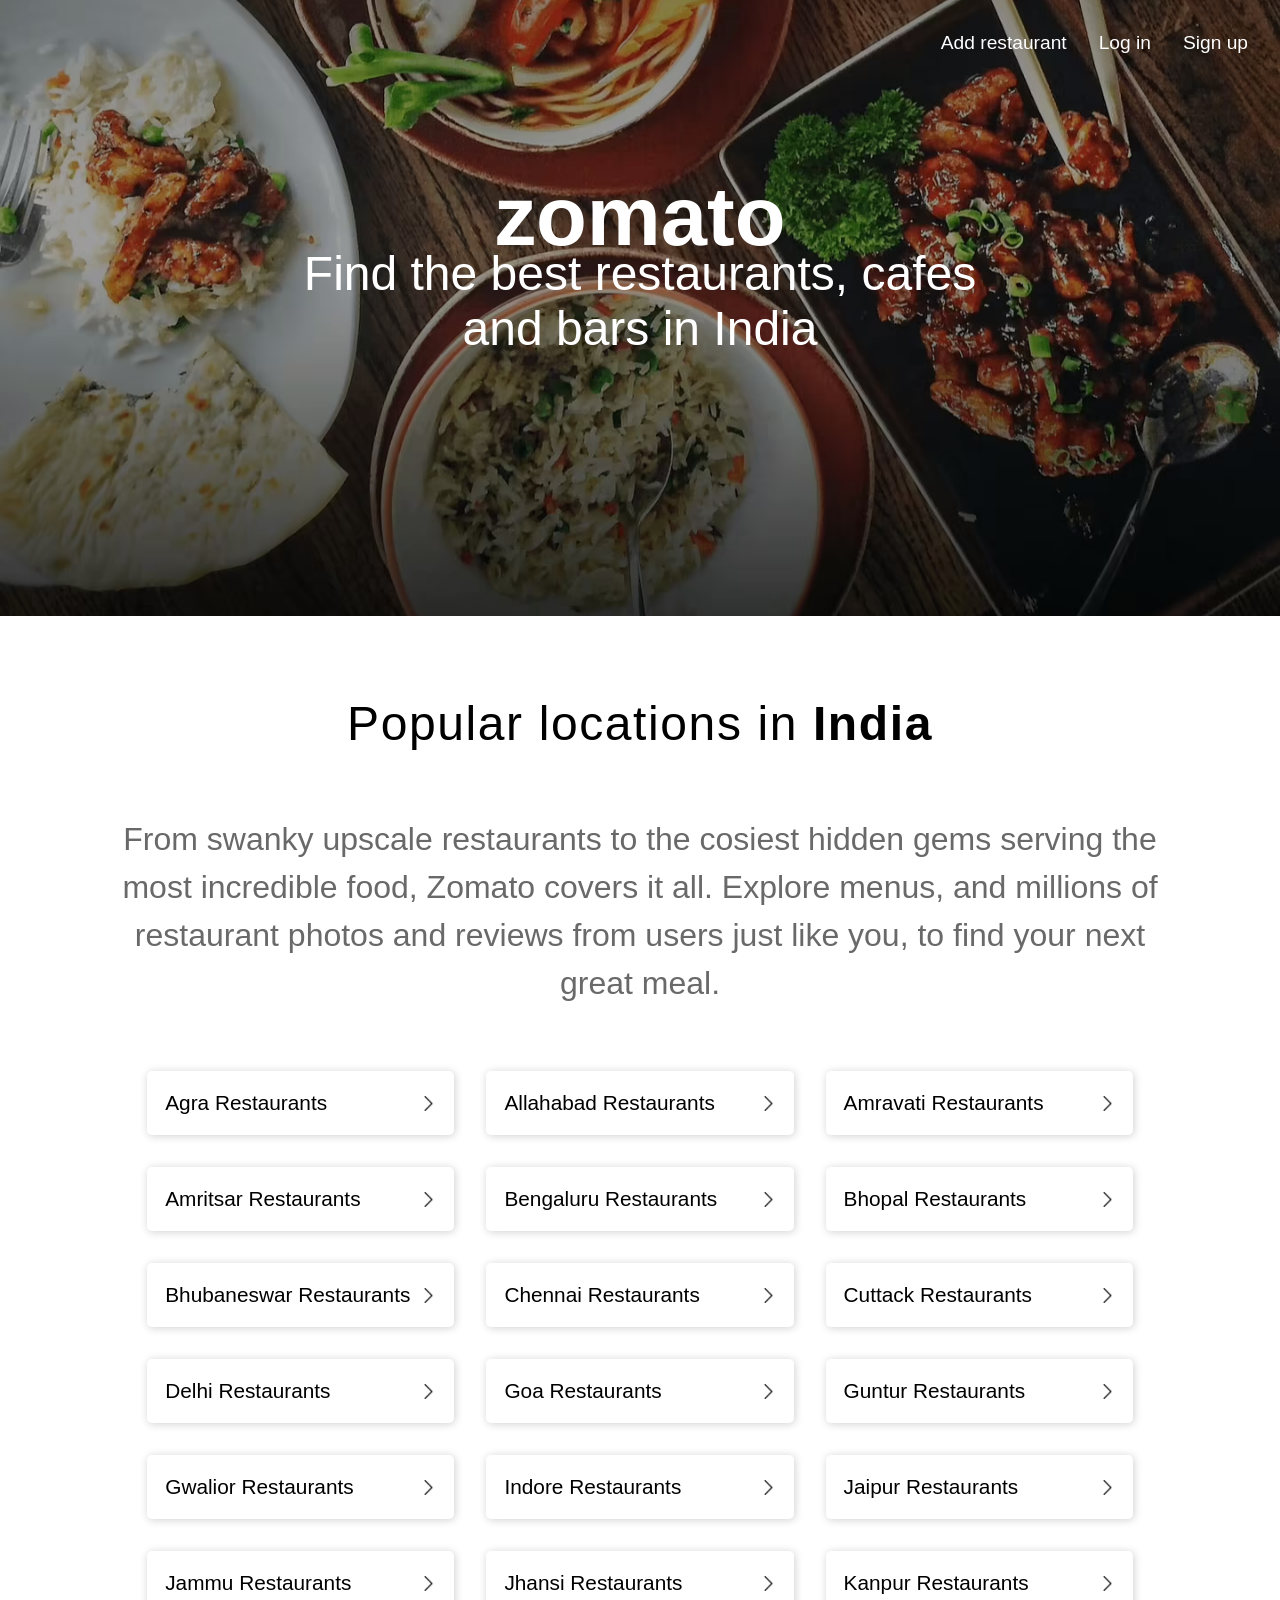
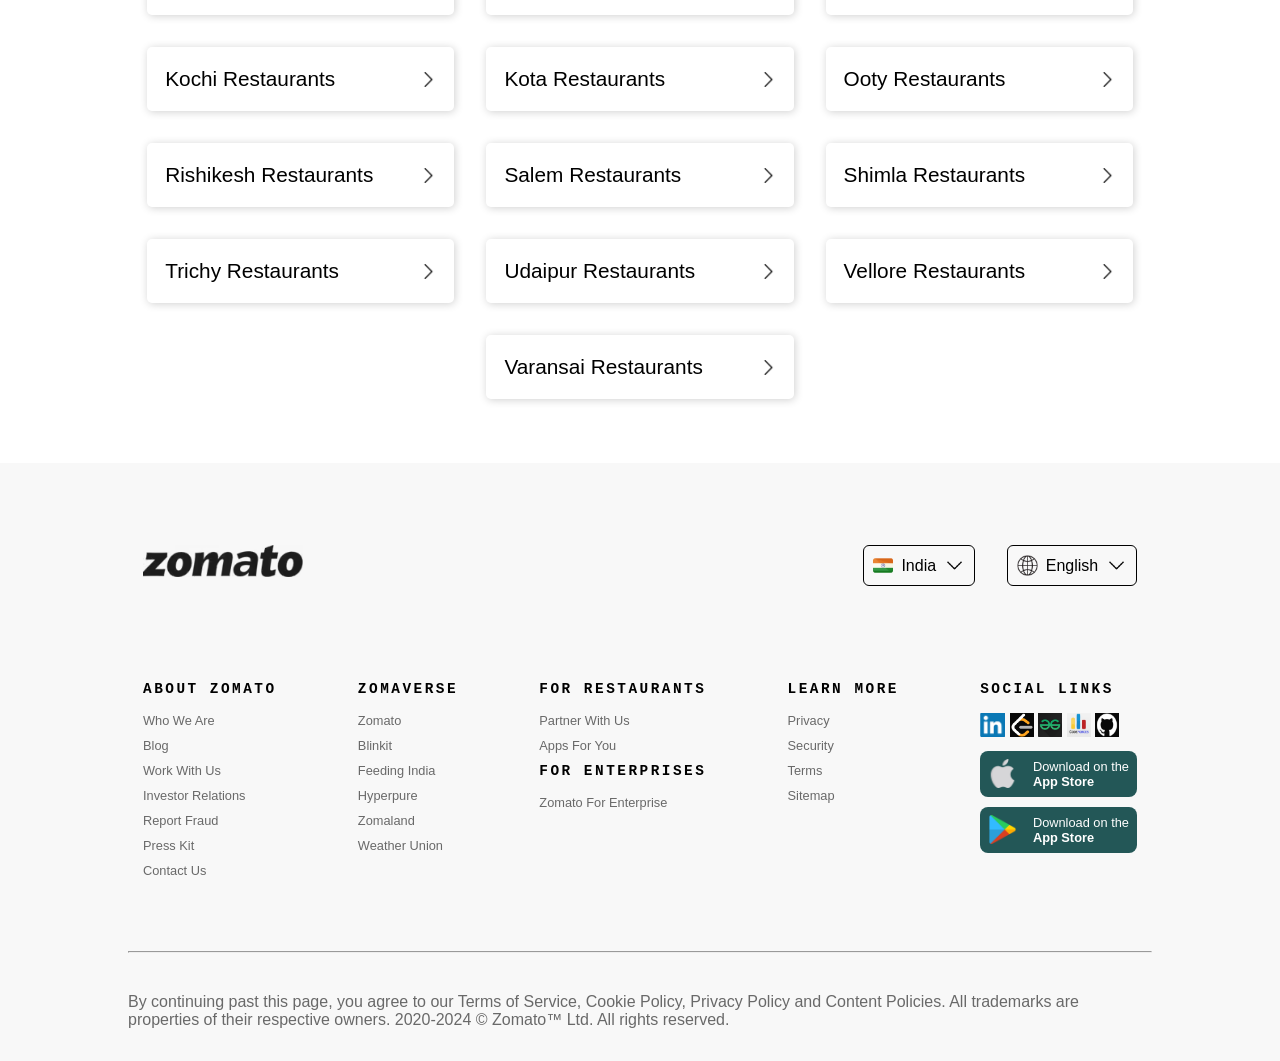
<file: index.html>
<!DOCTYPE html>
<html lang="en">

<head>
    <meta charset="UTF-8">
    <meta name="viewport" content="width=device-width, initial-scale=1.0">
    <title>Best Restaurants In India-Zomato Clone-BY NIDHI UPMAN</title>
    <link rel="icon" type="image/png" sizes="16x16" href="./assets/icons/zomato_favicon.jpg">
    <link rel="stylesheet" href="style.css">
    <link rel="preconnect" href="https://fonts.googleapis.com">
    <link rel="preconnect" href="https://fonts.gstatic.com" crossorigin>
    <link href="https://fonts.googleapis.com/css2?family=Edu+TAS+Beginner:wght@700&display=swap" rel="stylesheet">
</head>

<body>
    <!-- header -->
    <header>
        <nav class="navbar">
        
            
            <p><a href="https://www.zomato.com/partner-with-us" target="_blank" style="color: white;">Add restaurant</a></p>
            <p><a href="https://www.zomato.com/" target="_blank" style="color: white;">Log in</a></p>
            <p><a href="https://www.zomato.com/" target="_blank" style="color: white;">Sign up</a></p>


            
        </nav>
        <div class="header-center">
            <h1>zomato</h1>
            <p>Find the best restaurants, cafes</p>
            <p>and bars in India</p>
        </div>
        <div class="empty-container">
            <p>p</p>
        </div>
    </header>

    <!-- hero-section -->
    <div class="hero-section">
        <div class="hero-section-text-content">
            <div class="hero-section-text-content-heading">
                <p>Popular locations in</p>
                <!-- <img src="./assets/icons/india.png" alt="indian-flag" class="flag"> -->
                <p>&nbsp;<b>India</b></p>
            </div>
            <div class="hero-section-text-content-sub-heading">
                <p>
                    From swanky upscale restaurants to the cosiest hidden gems serving the most incredible food, Zomato
                    covers it all. Explore menus, and millions of restaurant photos and reviews from users just like
                    you, to find your next great meal.
                </p>
            </div>
            <div class="states-container">

            </div>
        </div>
    </div>

    <!-- footer -->
    <footer>
        <div class="footer-header">
            <img src="./assets/icons/footer-image.avif" alt="footer-image" class="footer-img">
            <div class="footer-header-drop-down">

                <div class="countries">
                    <div class="show-country">
                        <img src="./assets/icons/india.png" alt="indian-flag" class="country-flag">
                        <p class="country-name">India</p>
                        <img src="./assets/icons/down-arrow.png" alt="down-arrow">
                    </div>
                    <div class="countries-drop-down">
                        <div class="countries-drop-down-container">
                            <div class="triangular-box-1">
                            </div>
                        </div>
                    </div>
                </div>
                <div class="languages">
                    <div class="show-language">
                        <img src="./assets/icons/earth-globe.png" alt="indian-flag">
                        <p class="show-language-on-language-box">English</p>
                        <img src="./assets/icons/down-arrow.png" alt="down-arrow">
                    </div>
                    <div class="languages-drop-down">
                        <div class="languages-drop-down-container">

                            <div class="triangular-box-2">
                            </div>
                        </div>
                    </div>
                </div>
            </div>
        </div>
        <div class="footer-hero-section">
            <section class="about">
                <p class="footer-heading">ABOUT ZOMATO</p>
                <p class="footer-links"><a href="https://www.zomato.com/who-we-are">Who We Are</a></p>
                <p class="footer-links"><a href="https://blog.zomato.com/">Blog</a></p>
                <p class="footer-links"><a href="https://www.zomato.com/careers">Work With Us</a></p>
                <p class="footer-links"><a href="https://www.zomato.com/investor-relations">Investor Relations</a></p>
                <p class="footer-links"><a href="https://www.zomato.com/report-fraud">Report Fraud</a></p>
                <p class="footer-links"><a href="https://blog.zomato.com/press-kit">Press Kit</a></p>
                <p class="footer-links"><a href="https://www.zomato.com/contact">Contact Us</a></p>
            </section>
            <section class="zomaverse">
                <p class="footer-heading">ZOMAVERSE</p>
                <p class="footer-links"><a href="https://www.zomato.com/">Zomato</a></p>
                <p class="footer-links"><a href="https://blinkit.com/">Blinkit</a></p>
                <p class="footer-links"><a href="https://www.feedingindia.org/">Feeding India</a></p>
                <p class="footer-links"><a href="https://www.hyperpure.com/">Hyperpure</a></p>
                <p class="footer-links"><a href="https://www.zomato.com/zomaland">Zomaland</a></p>
                <p class="footer-links"><a href="https://www.weatherunion.com/">Weather Union</a></p>
            </section>
            <section class="for-restaurants">
                <p class="footer-heading">FOR RESTAURANTS</p>
                <p class="footer-links"><a href="https://www.zomato.com/partner-with-us">Partner With Us</a></p>
                <p class="footer-links"><a href="https://play.google.com/store/apps/details?id=com.application.services.partner&hl=en_IN&gl=US">Apps For You</a></p>
                <p class="footer-heading">FOR ENTERPRISES</p>
                <p class="footer-links"><a href="https://nidhiupman568.github.io/NIDHI-UPMAN-PORTFOLIO-Inspired-by-TERMINAL-POWERSHELL-COMMAND-PROMPT-/">Zomato For Enterprise</a></p>
            </section>
            <section class="learn-more">
                <p class="footer-heading">LEARN MORE</h4>
                <p class="footer-links"><a href="https://www.zomato.com/policies/privacy/">Privacy</a></p>
                <p class="footer-links"><a href="https://www.zomato.com/policies/security/">Security</a></p>
                <p class="footer-links"><a href="https://www.zomato.com/policies/security/">Terms</a></p>
                <p class="footer-links"><a href="https://www.zomato.com/directory">Sitemap</a></p>
            </section>
            <section class="social-links">
                <p class="footer-heading social-heading">SOCIAL LINKS</p>
                <div class="social-links-container">
                    
                        <a href="https://www.linkedin.com/in/upmannidhi09/" target="_blank">
                            <img src="./assets/icons/social-media/linkedin.png" alt="LinkedIn">
                        </a>
                
<a href="https://leetcode.com/u/upmannidhi09/" target="_blank">
    <img src="./assets/icons/social-media/leetcode.png" alt="LeetCode" style="width:24px;height:24px;">
</a>
<a href="https://www.geeksforgeeks.org/user/upmannidhi09/" target="_blank">
    <img src="./assets/icons/social-media/gfg.png" alt="GeeksforGeeks" style="width:24px;height:24px;">
</a>

<!--<a href="https://www.codechef.com/users/upmanyunidhi09" target="_blank">
    <img src="./assets/icons/social-media/codechef.png" alt="CodeChef" style="width:24px;height:24px;">
</a>-->
<a href="https://www.codechef.com/users/upmanyunidhi09" target="_blank">
    <img src="./assets/icons/social-media/codeforces.png" alt="Codeforces" style="width:24px;height:24px;">
</a>
<a href="https://github.com/nidhiupman568" target="_blank">
    <img src="./assets/icons/social-media/github.png" alt="GitHub" style="width:24px;height:24px;">
</a>
                    
                </div>
                <div class="download-container">
                    <div class="download">
                        <img src="./assets/icons/apple.png" alt="apple">
                        <div class="download-content">
                            <p>Download on the</p>
                            <h3>App Store</h3>
                        </div>
                    </div>
                    <div class="download">
                        <img src="./assets/icons/playstore.png" alt="playstore">
                        <div class="download-content">
                            <p>Download on the</p>
                            <h3>App Store</h3>
                        </div>
                    </div>
                </div>
            </section>
        </div>
        <div class="footer-footer">
            <hr class="horizontal-line">
            <p class="last-content">By continuing past this page, you agree to our Terms
                of Service, Cookie
                Policy, Privacy Policy and Content
                Policies. All trademarks are properties of their respective owners. 2020-2024 © Zomato™ Ltd. All rights
                reserved.</p>
        </div>
    </footer>

    <!-- overlay -->
    <div id="overlay">
        <?xml version="1.0" encoding="utf-8"?>
        <svg xmlns="http://www.w3.org/2000/svg" xmlns:xlink="http://www.w3.org/1999/xlink"
            style="margin: auto; background: none; margin-top: 5rem; display: block; shape-rendering: auto;"
            width="148px" height="148px" viewBox="0 0 100 100" preserveAspectRatio="xMidYMid">
            <circle cx="50" cy="50" fill="none" stroke="#df1317" stroke-width="5" r="44"
                stroke-dasharray="207.34511513692632 71.11503837897544">
                <animateTransform attributeName="transform" type="rotate" repeatCount="indefinite"
                    dur="0.9345794392523364s" values="0 50 50;360 50 50" keyTimes="0;1"></animateTransform>
            </circle>
        </svg>

        <p>Hang on while we fetch restaurants for you...😊</p>
    </div>
    <script src="script.js"></script>
</body>

</html>
</file>
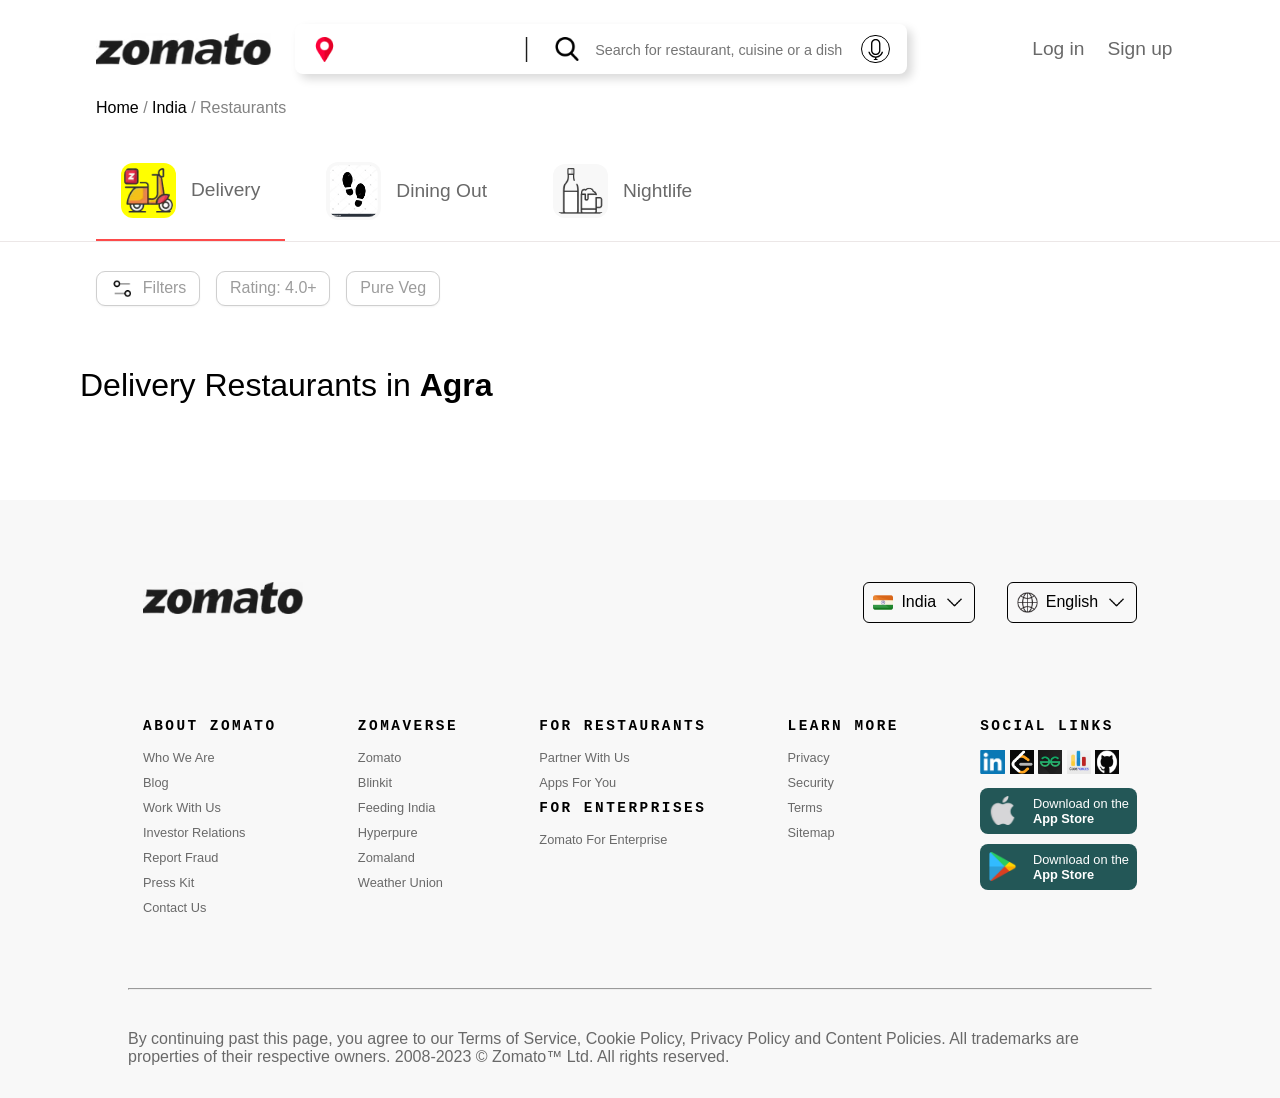
<file: cityFood.html>
<!DOCTYPE html>
<html lang="en">

<head>
    <meta charset="UTF-8">
    <meta name="viewport" content="width=device-width, initial-scale=1.0">
    <title class="pageTitle">Delivery Restaurants in </title>
    <link rel="icon" type="image/png" sizes="16x16" href="./assets/icons/zomato_favicon.jpg">
    <link rel="stylesheet" href="cityFood.css">
</head>

<body>
    <!-- Header -->
    <header>
        <div class="left-header">
            <img src="./assets/icons/footer-image.avif" alt="" class="zomato-logo">
            <div class="search-locality">
                <div class="location">
                    <div class="location-container">
                        <img src="./assets/icons/current-location.png" alt="current-location" class="location-img">
                        <p class="city-name"></p>
                    </div>
                    <div class="down-arrow">
                        <img src="./assets/icons/down-filled-triangular-arrow.png" alt="down-arrow"
                            class="down-arrow-img">
                    </div>
                </div>
                <img src="./assets/icons/vertical-line.png" alt="" class="vertical-line">
                <div class="dish">
                    <div class="dish-container">
                        <img src="./assets/icons/search (2).png" alt="search-icon" class="search-icon">
                        <input type="text" placeholder="Search for restaurant, cuisine or a dish" class="search-input">
                        <div class="listening-container">
                            <p>Listening</p>
                            <img src="./assets/gifs/linear preloader.gif" alt="" class="microphone-preloader">
                        </div>
                        <div class="microphone-container">
                            <svg id="microphone" viewBox="-5 0 32 32" version="1.1" xmlns="http://www.w3.org/2000/svg"
                                xmlns:xlink="http://www.w3.org/1999/xlink"
                                xmlns:sketch="http://www.bohemiancoding.com/sketch/ns">
                                <title>microphone</title>
                                <desc>Created with Sketch Beta.</desc>
                                <defs></defs>
                                <g id="Page-1" stroke="none" stroke-width="1" fill="none" fill-rule="evenodd"
                                    sketch:type="MSPage">
                                    <g id="Icon-Set" sketch:type="MSLayerGroup"
                                        transform="translate(-105.000000, -307.000000)" fill="#000000">
                                        <path
                                            d="M111,314 C111,311.238 113.239,309 116,309 C118.761,309 121,311.238 121,314 L121,324 C121,326.762 118.761,329 116,329 C113.239,329 111,326.762 111,324 L111,314 L111,314 Z M116,331 C119.866,331 123,327.866 123,324 L123,314 C123,310.134 119.866,307 116,307 C112.134,307 109,310.134 109,314 L109,324 C109,327.866 112.134,331 116,331 L116,331 Z M127,326 L125,326 C124.089,330.007 120.282,333 116,333 C111.718,333 107.911,330.007 107,326 L105,326 C105.883,330.799 110.063,334.51 115,334.955 L115,337 L114,337 C113.448,337 113,337.448 113,338 C113,338.553 113.448,339 114,339 L118,339 C118.552,339 119,338.553 119,338 C119,337.448 118.552,337 118,337 L117,337 L117,334.955 C121.937,334.51 126.117,330.799 127,326 L127,326 Z"
                                            id="microphone" sketch:type="MSShapeGroup"></path>
                                    </g>
                                </g>
                            </svg>

                        </div>

                    </div>
                    <div class="search-dish-container">
                        <!-- <div class="search-restaurant-container-img-details">
                            <img src="./assets/food/karchi.avif" alt="" class="search-restaurant-img">
                            <div class="search-restaurant-container-details">
                                <p class="search-restaurant-heading">Bikanervala</p>
                                <div class="search-restaurant-rating-container">
                                    <b class="search-restaurant-rating">4.3</b>
                                    <p class="search-star-icon" style="margin: 0px 0px 3px 2px;">☆</p>
                                </div>
                                <div class="search-restaurant-order-now">
                                    <p class="order-now">Order now</p>
                                    <img src="./assets/icons/red-right-arrow.png" alt="" style="width: 1.1rem;">
                                </div>
                                <p class="search-restaurant-deliverytime">Delivery in 45 mins</p>

                            </div>
                        </div> -->
                    </div>
                </div>
            </div>
        </div>
        <div class="right-header">
            <p>Log in</p>
            <p>Sign up</p>
        </div>
        <div class="right-header-sm">
            <div class="sm-app">
                <p>Use App</p>
            </div>
            <img src="./assets/icons/profile.png" alt="profile-pic">
        </div>
    </header>
    <div class="extra-space-top">
        hi
    </div>
    <div class="sub-header-sm">
        <div class="search-locality-sm">
            <div class="location-sm">
                <div class="location-container">
                    <img src="./assets/icons/current-location.png" alt="current-location" class="location-img-sm">
                    <b class="city-name-sm"></b>
                </div>
            </div>
            <div class="dish">
                <div class="dish-container-sm">
                    <img src="./assets/icons/search (2).png" alt="search-icon">
                </div>
            </div>
        </div>
    </div>

    <div class="dish-sm">
        <div class="dish-container-sm">
            <img src="./assets/icons/search (2).png" alt="search-icon">
            <input type="text" placeholder="Search for restaurant, cuisine or a dish" class="search-input-sm">
            <div class="listening-container-sm">
                <p>Listening</p>
                <img src="./assets/gifs/linear preloader.gif" alt="" class="microphone-preloader-sm">
            </div>
            <div class="microphone-container-sm">
                <svg id="microphone-sm" viewBox="-5 0 32 32" version="1.1" xmlns="http://www.w3.org/2000/svg"
                    xmlns:xlink="http://www.w3.org/1999/xlink" xmlns:sketch="http://www.bohemiancoding.com/sketch/ns">
                    <title>microphone</title>
                    <desc>Created with Sketch Beta.</desc>
                    <defs></defs>
                    <g id="Page-1" stroke="none" stroke-width="1" fill="none" fill-rule="evenodd" sketch:type="MSPage">
                        <g id="Icon-Set" sketch:type="MSLayerGroup" transform="translate(-105.000000, -307.000000)"
                            fill="#000000">
                            <path
                                d="M111,314 C111,311.238 113.239,309 116,309 C118.761,309 121,311.238 121,314 L121,324 C121,326.762 118.761,329 116,329 C113.239,329 111,326.762 111,324 L111,314 L111,314 Z M116,331 C119.866,331 123,327.866 123,324 L123,314 C123,310.134 119.866,307 116,307 C112.134,307 109,310.134 109,314 L109,324 C109,327.866 112.134,331 116,331 L116,331 Z M127,326 L125,326 C124.089,330.007 120.282,333 116,333 C111.718,333 107.911,330.007 107,326 L105,326 C105.883,330.799 110.063,334.51 115,334.955 L115,337 L114,337 C113.448,337 113,337.448 113,338 C113,338.553 113.448,339 114,339 L118,339 C118.552,339 119,338.553 119,338 C119,337.448 118.552,337 118,337 L117,337 L117,334.955 C121.937,334.51 126.117,330.799 127,326 L127,326 Z"
                                id="microphone" sketch:type="MSShapeGroup"></path>
                        </g>
                    </g>
                </svg>

            </div>
        </div>
        <div class="search-dish-container-sm">
            <div class="search-restaurant-container-img-details-sm">
                <img src="./assets/food/karchi.avif" alt="" class="search-restaurant-img-sm">
                <div class="search-restaurant-container-details-sm">
                    <p class="search-restaurant-heading-sm">Bikanervala</p>
                    <div class="search-restaurant-rating-container-sm">
                        <b class="search-restaurant-rating-sm">4.3</b>
                        <p class="search-star-icon-sm" style="margin: 0px 0px 3px 2px;">☆</p>
                    </div>
                    <div class="search-restaurant-order-now-sm">
                        <p class="order-now-sm">Order now</p>
                        <img src="./assets/icons/red-right-arrow.png" alt="" style="width: 1.1rem;">
                    </div>
                    <p class="search-restaurant-deliverytime-sm">Delivery in 45 mins</p>
                </div>
            </div>
        </div>
    </div>


    <div class="detect-current-location">
        <img src="./assets/icons/detect-current-location.png" alt="" class="current-location-img">
        <div class="current-location-container">
            <p class="detect-current-location-text">Detect current location</p>
            <p class="gps">Using GPS</p>
        </div>
    </div>
    <div class="bread-crumb">
        <div class="bread-cumb-container">
            <p><a href="index.html">Home </a> / <a href="index.html"> India </a> /
                <b class="city-name-in-breadcrumb" style="font-weight: 100;"></b>
                Restaurants
            </p>
        </div>
    </div>

    <div class="categories">
        <div class="categories-container">
            <div class="delivery">
                <img src="./assets/icons/delivery-image.avif" alt="delivery-image" class="delivery-image">
                <p>Delivery</p>
            </div>
            <div class="dining-out">
                <img src="./assets/icons/dinning-out.avif" alt="dining-out-image" class="dining-out-image">
                <p>Dining Out</p>
            </div>
            <div class="night-life">
                <img src="./assets/icons/nightLife.webp" alt="night-life-image" class="night-life-image">
                <p>Nightlife</p>
            </div>
        </div>
    </div>

    <div class="filters">
        <div class="filter-container">
            <div class="filter-box">
                <img src="./assets/icons/filter.png" alt="filter-image" class="filter-image">
                <p class="filter-count"
                    style="display: none; background-color:red;color: white; border-radius: 5px; padding: 0.3rem 0.5rem;">
                    0</p>
                <p>Filters</p>
            </div>
            <div class="rating-box">
                <p class="rating-box-filter"
                    style="display: flex; flex-direction: row; align-items: center;gap: 0.5rem;">
                    Rating: 4.0+</p>
                <p class="cross-1" style="display: none;">X</p>
            </div>
            <div class="pure-veg-box">
                <p class="pure-veg-filter" style="display: flex; flex-direction: row; align-items: center;gap: 0.5rem;">
                    Pure Veg </p>
                <p class="cross-2" style="display: none;">X</p>
            </div>
        </div>
    </div>

    <!-- all-filters -->
    <div class="all-filters">
        <div class="all-filter-container">
            <div class="all-filter-header">
                <p>Filters</p>
                <img src="./assets/icons/close-button.jpg" alt="close-button" class="filter-close-icon">
            </div>
            <hr>
            <div class="all-filter-hero-section">
                <div class="filter-container">
                    <div class="filter-container-left-section">
                        <div class="filter-1 filter-0">
                            <h3>Sort by</h3>
                            <p class="sort-by-type">Popularity</p>
                        </div>
                        <div class="filter-1 filter-2">
                            <h3>Cuisines</h3>
                        </div>
                        <div class="filter-1 filter-3">
                            <h3>Rating</h3>
                        </div>
                        <div class="filter-1 filter-4">
                            <h3>Cost per person</h3>
                        </div>
                        <div class="filter-1 filter-5">
                            <h3>More filters</h3>
                        </div>
                    </div>
                    <div class="filter-container-right-section">
                        <div class="filter-1-options">
                            <div class="popularity-box filter-option-box">
                                <input type="checkbox" name="popularity" id="popularity"
                                    onclick="handleCheckboxClick('popularity')">&nbsp;
                                <label for="popularity">Popularity</label>
                            </div>
                            <div class="rating-high-to-low-box filter-option-box">
                                <input type="checkbox" name="rating" id="rating"
                                    onclick="handleCheckboxClick('rating')">&nbsp;
                                <label for="rating">Rating: High to Low</label>
                            </div>
                            <div class="delivery-time-box filter-option-box">
                                <input type="checkbox" name="delivery-time" id="delivery-time"
                                    onclick="handleCheckboxClick('delivery-time')">&nbsp;
                                <label for="delivery-time">Delivery Time</label>
                            </div>
                            <div class="cost-low-to-high-box filter-option-box">
                                <input type="checkbox" name="cost-low-to-high" id="cost-low-to-high"
                                    onclick="handleCheckboxClick('cost-low-to-high')">&nbsp;
                                <label for="cost-low-to-high">Cost: Low to High</label>
                            </div>
                            <div class="cost-high-to-low-box filter-option-box">
                                <input type="checkbox" name="cost-high-to-low" id="cost-high-to-low"
                                    onclick="handleCheckboxClick('cost-high-to-low')">&nbsp;
                                <label for="cost-high-to-low">Cost: High to Low</label>
                            </div>
                        </div>
                        <div class="filter-2-options">
                            <div class="filter-2-options-container">
                                <div class="filter-2-options-search-box">
                                    <img src="./assets/icons/search (2).png" alt="cuisine-search"
                                        class="cuisine-search">
                                    <input type="text" placeholder="Search here" class="blinking-cursor">
                                    <img src="./assets/icons/close-button.jpg" alt="cuisine-close-button"
                                        class="cuisine-close-button">
                                </div>
                                <div class="filter-2-options-categories">
                                    <div class="filter-2-options-categories-containers">

                                    </div>
                                </div>
                            </div>
                        </div>
                        <div class="filter-3-options">
                            <div class="filter-3-options-header">
                                <h5>Rating</h5>
                                <h3 class="rating-display">Any</h3>
                            </div>
                            <div class="filter-3-options-container">
                                <div class="any-rating">
                                    <p class="rate-circle-1"></p>
                                    <h4 class="rating-any">Any</h4>
                                </div>
                                <p class="rate-line-1"></p>
                                <div class="any-rating">
                                    <p class="rate-circle-2"></p>
                                    <h4 class="rating3_5">3.5</h4>
                                </div>
                                <p class="rate-line-2"></p>
                                <div class="any-rating">
                                    <p class="rate-circle-3"></p>
                                    <h4 class="rating4">4.0</h4>
                                </div>
                                <p class="rate-line-3"></p>
                                <div class="any-rating">
                                    <p class="rate-circle-4"></p>
                                    <h4 class="rating4_5">4.5</h4>
                                </div>
                                <p class="rate-line-4"></p>
                                <div class="any-rating">
                                    <p class="rate-circle-5"></p>
                                    <h4 class="rating5">5.0</h4>
                                </div>
                            </div>
                        </div>
                        <div class="filter-4-options">
                            <div class="filter-4-options-header">
                                <h5>Cost per person</h5>
                                <div class="cost-display-range">
                                    <h3 class="range-from">₹0</h3>
                                    <h3 class="rang-to">Any</h3>
                                </div>
                            </div>
                            <div class="filter-4-options-container">
                                <div class="cost-filter-ranges">
                                    <div class="cost-filter-container">
                                        <h4 class="cost-zero">₹0</h4>
                                        <div class="attached-box"></div>
                                    </div>
                                    <div class="any-cost">
                                        <p class="cost-circle-1"></p>
                                        <p class="cost-line-1"></p>
                                    </div>
                                </div>
                                <div class="cost-filter-ranges">
                                    <div class="cost-filter-container">
                                        <h4 class="cost-one-fity">₹150</h4>
                                        <div class="attached-box"></div>
                                    </div>
                                    <div class="any-cost">
                                        <p class="cost-circle-2"></p>
                                        <p class="cost-line-2"></p>
                                    </div>
                                </div>
                                <div class="cost-filter-ranges">
                                    <div class="cost-filter-container">
                                        <h4 class="cost-three-hundred">₹300</h4>
                                        <div class="attached-box"></div>
                                    </div>
                                    <div class="any-cost">
                                        <p class="cost-circle-3"></p>
                                        <p class="cost-line-3"></p>
                                    </div>
                                </div>
                                <div class="cost-filter-ranges">
                                    <div class="cost-filter-container">
                                        <h4 class="cost-six-hundred">₹600</h4>
                                        <div class="attached-box"></div>
                                    </div>
                                    <div class="any-cost">
                                        <p class="cost-circle-4"></p>
                                        <p class="cost-line-4"></p>
                                    </div>
                                </div>
                                <div class="cost-filter-ranges">
                                    <div class="cost-filter-container">
                                        <h4 class="cost-six-hundred">Any</h4>
                                        <div class="attached-box"></div>
                                    </div>
                                    <div class="any-cost">
                                        <p class="cost-circle-5"></p>
                                    </div>
                                </div>
                            </div>
                        </div>
                        <div class="filter-5-options">
                            <div class="filter-5-options-container">
                                <div class="filter-5-search">
                                    <div class="filter-5-search-container">
                                        <img src="./assets/icons/search (2).png" alt="search">
                                        <input type="text" name="" id="" placeholder="Search here">
                                    </div>
                                    <div class="close-filter-5">
                                        <img src="./assets/icons/close-button.jpg" alt="">
                                    </div>
                                </div>
                            </div>
                        </div>
                    </div>
                </div>
                <hr>
                <div class="hero-section-footer">
                    <button class="clear-all-btn">Clear all</button>
                    <button class="apply-btn">Apply</button>
                </div>
            </div>
        </div>
    </div>


    <!-- hero section -->
    <section class="deliveryRestaurants">
        <p class="deliveryRestaurants-Header">
            Delivery Restaurants in <b class="deliveryRestaurants-Header-city-name" style="font-weight: 600;">Agra</b>
        </p>
        <div class="deliveryRestaurants-container">
        </div>
    </section>

    <!-- Footer -->
    <footer>
        <div class="footer-header">
            <img src="./assets/icons/footer-image.avif" alt="footer-image" class="footer-img">
            <div class="footer-header-drop-down">

                <div class="countries">
                    <div class="show-country">
                        <img src="./assets/icons/india.png" alt="indian-flag" class="country-flag">
                        <p class="country-name">India</p>
                        <img src="./assets/icons/down-arrow.png" alt="down-arrow">
                    </div>
                    <div class="countries-drop-down">
                        <div class="countries-drop-down-container">
                            <div class="triangular-box-1">
                            </div>
                        </div>
                    </div>
                </div>
                <div class="languages">
                    <div class="show-language">
                        <img src="./assets/icons/earth-globe.png" alt="indian-flag">
                        <p class="show-language-on-language-box">English</p>
                        <img src="./assets/icons/down-arrow.png" alt="down-arrow">
                    </div>
                    <div class="languages-drop-down">
                        <div class="languages-drop-down-container">

                            <div class="triangular-box-2">
                            </div>
                        </div>
                    </div>
                </div>
            </div>
        </div>
        <div class="footer-hero-section">
            <section class="about">
                <p class="footer-heading">ABOUT ZOMATO</p>
                <p class="footer-links"><a href="https://www.zomato.com/who-we-are">Who We Are</a></p>
                <p class="footer-links"><a href="https://blog.zomato.com/">Blog</a></p>
                <p class="footer-links"><a href="https://www.zomato.com/careers">Work With Us</a></p>
                <p class="footer-links"><a href="https://www.zomato.com/investor-relations">Investor Relations</a></p>
                <p class="footer-links"><a href="https://www.zomato.com/report-fraud">Report Fraud</a></p>
                <p class="footer-links"><a href="https://blog.zomato.com/press-kit">Press Kit</a></p>
                <p class="footer-links"><a href="https://www.zomato.com/contact">Contact Us</a></p>
            </section>
            <section class="zomaverse">
                <p class="footer-heading">ZOMAVERSE</p>
                <p class="footer-links"><a href="https://www.zomato.com/">Zomato</a></p>
                <p class="footer-links"><a href="https://blinkit.com/">Blinkit</a></p>
                <p class="footer-links"><a href="https://www.feedingindia.org/">Feeding India</a></p>
                <p class="footer-links"><a href="https://www.hyperpure.com/">Hyperpure</a></p>
                <p class="footer-links"><a href="https://www.zomato.com/zomaland">Zomaland</a></p>
                <p class="footer-links"><a href="https://www.weatherunion.com/">Weather Union</a></p>
            </section>
            <section class="for-restaurants">
            
                <p class="footer-heading">FOR RESTAURANTS</p>
                <p class="footer-links"><a href="https://www.zomato.com/partner-with-us">Partner With Us</a></p>
                <p class="footer-links"><a href="https://play.google.com/store/apps/details?id=com.application.services.partner&hl=en_IN&gl=US">Apps For You</a></p>
                <p class="footer-heading">FOR ENTERPRISES</p>
                <p class="footer-links"><a href="https://nidhiupman568.github.io/NIDHI-UPMAN-PORTFOLIO-Inspired-by-TERMINAL-POWERSHELL-COMMAND-PROMPT-/">Zomato For Enterprise</a></p>
            </section>
            <section class="learn-more">
                <p class="footer-heading">LEARN MORE</h4>
                    <p class="footer-links"><a href="https://www.zomato.com/policies/privacy/">Privacy</a></p>
                    <p class="footer-links"><a href="https://www.zomato.com/policies/security/">Security</a></p>
                    <p class="footer-links"><a href="https://www.zomato.com/policies/security/">Terms</a></p>
                    <p class="footer-links"><a href="https://www.zomato.com/directory">Sitemap</a></p>
            </section>
            <section class="social-links">
                <p class="footer-heading social-heading">SOCIAL LINKS</p>
                <div class="social-links-container">
                    
                    <a href="https://www.linkedin.com/in/upmannidhi09/" target="_blank">
                        <img src="./assets/icons/social-media/linkedin.png" alt="LinkedIn">
                    </a>
            
<a href="https://leetcode.com/u/upmannidhi09/" target="_blank">
<img src="./assets/icons/social-media/leetcode.png" alt="LeetCode" style="width:24px;height:24px;">
</a>
<a href="https://www.geeksforgeeks.org/user/upmannidhi09/" target="_blank">
<img src="./assets/icons/social-media/gfg.png" alt="GeeksforGeeks" style="width:24px;height:24px;">
</a>

<!--<a href="https://www.codechef.com/users/upmanyunidhi09" target="_blank">
<img src="./assets/icons/social-media/codechef.png" alt="CodeChef" style="width:24px;height:24px;">
</a>-->
<a href="https://www.codechef.com/users/upmanyunidhi09" target="_blank">
<img src="./assets/icons/social-media/codeforces.png" alt="Codeforces" style="width:24px;height:24px;">
</a>
<a href="https://github.com/nidhiupman568" target="_blank">
<img src="./assets/icons/social-media/github.png" alt="GitHub" style="width:24px;height:24px;">
</a>
                    
                    
                </div>
                <div class="download-container">
                    <div class="download">
                        <img src="./assets/icons/apple.png" alt="apple">
                        <div class="download-content">
                            <p>Download on the</p>
                            <h3>App Store</h3>
                        </div>
                    </div>
                    <div class="download">
                        <img src="./assets/icons/playstore.png" alt="playstore">
                        <div class="download-content">
                            <p>Download on the</p>
                            <h3>App Store</h3>
                        </div>
                    </div>
                </div>
            </section>
        </div>
        <div class="footer-footer">
            <hr class="horizontal-line">
            <p class="last-content">By continuing past this page, you agree to our Terms
                of Service, Cookie
                Policy, Privacy Policy and Content
                Policies. All trademarks are properties of their respective owners. 2008-2023 © Zomato™ Ltd. All rights
                reserved.</p>
        </div>
    </footer>

    <div class="footer-disclaimer-sm">
        <div class="footer-disclaimer-sm-container">
            <div class="order-on-app-notification">
                <div class="left-notification-container">
                    <div class="white-close-image">
                        <img src="./assets/icons/white close.png" alt="close-notification" class="close-notification">
                        <div class="noti-line">I</div>
                    </div>
                    <div class="noti-zomato-icon">
                        <img src="./assets/icons/zomato_favicon.jpg" alt="">
                        <p>Order online from Zomato mobile app</p>
                    </div>
                </div>
                <div class="right-notification-container">
                    <div class="app-link">
                        <a href="https://play.google.com/store/search?q=zomato&c=apps" style="color: red;">
                            Order on App
                        </a>
                    </div>
                </div>
            </div>
        </div>
        <div class="delivery-dining-container-sm">
            <div class="delivery-container-sm">
                <img src="./assets/icons/delivery.avif" alt="delivery-image" class="delivery-image-sm">
                <p>Delivery</p>
            </div>
            <div class="dining-out-container-sm">
                <img src="./assets/icons/dinning-out.avif" alt="dining-out-image" class="dining-out-image-sm">
                <p>Dining Out</p>
            </div>
        </div>
    </div>
    <!-- overlay -->
    <div id="overlay">
        <?xml version="1.0" encoding="utf-8"?>
        <svg xmlns="http://www.w3.org/2000/svg" xmlns:xlink="http://www.w3.org/1999/xlink"
            style="margin: auto; background: none; margin-top: 5rem; display: block; shape-rendering: auto;"
            width="148px" height="148px" viewBox="0 0 100 100" preserveAspectRatio="xMidYMid">
            <circle cx="50" cy="50" fill="none" stroke="#df1317" stroke-width="5" r="44"
                stroke-dasharray="207.34511513692632 71.11503837897544">
                <animateTransform attributeName="transform" type="rotate" repeatCount="indefinite"
                    dur="0.9345794392523364s" values="0 50 50;360 50 50" keyTimes="0;1"></animateTransform>
            </circle>
        </svg>

        <p>Redirecting you to next page 😊</p>
    </div>
    <script src="cityFood.js"></script>
</body>

</html>
</file>
<file: style.css>
* {
    margin: 0;
    padding: 0;
    box-sizing: border-box;
    font-family: sans-serif;
}


header {
    background-image: url('./assets/icons/header-image.avif');
    background-repeat: no-repeat;
    background-size: cover;
    background-position: center;
}

.navbar {
    display: flex;
    justify-content: right;
    padding: 2rem;
    gap: 2rem;
    color: white;
}

.navbar p {
    font-size: 1.2rem;
    cursor: pointer;
}

.header-center {
    color: white;
    display: flex;
    flex-direction: column;
    justify-content: center;
    margin-top: 6.5%;
}

.header-center h1 {
    font-size: 5.2rem;
    font-family: 'Lucida Sans', 'Lucida Sans Regular', 'Lucida Grande', 'Lucida Sans Unicode', Geneva, Verdana, sans-serif;
    text-align: center;
    margin-bottom: -1.2rem;
}

.header-center p {
    text-align: center;
    font-size: 3rem;
    font-family: 'Gill Sans', 'Gill Sans MT', 'Calibri', 'Trebuchet MS', sans-serif;
}

/* dispay none in small screens */
.empty-container {
    color: white;
    border: 1px solid transparent;
}

.empty-container p {
    margin-bottom: 15rem;
    color: transparent;
}

/* hero section styling */
.hero-section {
    margin-top: 5rem;
}

.hero-section-text-content-heading {
    font-size: 3rem;
    letter-spacing: 0.1rem;
    display: flex;
    justify-content: center;
    flex-wrap: wrap;
    margin-bottom: 4rem;
}

.hero-section-text-content-sub-heading {
    margin-bottom: 4rem;
}

.hero-section-text-content-sub-heading p {
    margin: auto;
    width: 85%;
    text-align: center;
    font-size: 2rem;
    color: rgb(105, 105, 105);
    line-height: 3rem;
}

.flag {
    height: 4.5rem;
    width: 4.5rem;
    background-color: white;
}

/* states container */
.states-container {
    display: flex;
    flex-direction: row;
    justify-content: space-around;
    flex-wrap: wrap;
    gap: 2rem;
    padding: 0 8rem;
    justify-content: center;
}

.states-restaurant {
    box-shadow: 1px 1px 9px rgba(0, 0, 0, 0.19);
    padding: 20px 18px;
    align-items: center;
    display: flex;
    justify-content: space-between;
    cursor: pointer;
    border-radius: 5px;
    width: 30%;
}

.states-restaurant p {
    font-size: 1.3rem;
}

.states-restaurant img {
    width: 15px;
}

.states-restaurant:hover {
    box-shadow: 1.8px 1.8px 9px rgba(0, 0, 0, 0.2);
}

/* footer */
footer {
    margin-top: 4rem;
    background-color: rgb(248, 248, 248);
    padding: 0.2rem 8rem 0;
}

.footer-header {
    margin-top: 4rem;
    display: flex;
    justify-content: space-between;
    flex-wrap: wrap;
    padding: 15px;
}

.footer-img {
    width: 10rem;
    height: 2rem
}

.footer-header-drop-down {
    display: flex;
    gap: 2rem;
    height: 42px;
}

.show-language,
.show-country {
    display: flex;
    align-items: center;
    justify-content: center;
    gap: 0.5rem;
    border: 1px solid black;
    border-radius: 6px;
    width: auto;
    cursor: pointer;
    padding: 9px;
}

.show-language-on-language-box {
    font-size: 1rem;
}

.countries {
    position: relative;
}

/* country drop down */
.countries-drop-down {
    position: relative;
    top: -215px;
    right: 310px;
    width: 0.1rem;
    padding: 5px;
    display: none;
    z-index: 1;
}

.countries-drop-down-container {
    position: relative;
    bottom: 45px;
    right: -15px;
    width: 36rem;
    height: auto;
    display: grid;
    grid-template-columns: repeat(4, 145px);
    background-color: white;
    border-radius: 5px;
    box-shadow: rgba(0, 0, 0, 0.15) 0.1rem 4rem 4rem;
}

.triangular-box-1 {
    position: absolute;
    right: 210px;
    bottom: -10px;
    transform: rotate(45deg);
    width: 25px;
    height: 25px;
    background-color: white;
    box-shadow: rgba(0, 0, 0, 0.15) 0.1rem 4rem 4rem;
}

.flag-with-name {
    display: flex;
    align-items: center;
    gap: 0.5rem;
    margin: 7px;
    z-index: 1;
    padding: 5px 2px;
    cursor: pointer;
}

.flag-with-name:hover {
    background-color: rgb(248, 248, 248);
}

.languages img,
.countries img {
    width: 1.3rem;
}

/* languages drop down container  */
.languages {
    position: relative;
}

.languages-drop-down {
    display: none;
}

.languages-drop-down-container {
    position: absolute;
    left: -32px;
    bottom: 52px;
    width: 10rem;
    height: auto;
    background-color: white;
    border-radius: 5px;
    box-shadow: rgba(0, 0, 0, 0.15) 0.1rem 4rem 4rem;
    padding: 0px 4px 5px 4px;
}

.triangular-box-2 {
    position: absolute;
    right: 70px;
    bottom: -10px;
    transform: rotate(45deg);
    width: 25px;
    height: 25px;
    background-color: white;
    box-shadow: rgba(0, 0, 0, 0.15) 0.1rem 4rem 4rem;
}

.language-with-name {
    padding: 15px;
    cursor: pointer;
}


.language-with-name p {
    font-size: 1.2rem;
}


.language-with-name:hover {
    background-color: rgb(248, 248, 248);
}

/* footer hero section */
.footer-hero-section {
    margin-top: 4rem;
    display: flex;
    justify-content: space-between;
    flex-wrap: wrap;
    padding: 15px;

}

.footer-heading {
    font-family: monospace;
    font-size: 0.9rem;
    letter-spacing: 2.5px;
    margin-bottom: 1rem;
    font-weight: 900;
}

.footer-links {
    margin-bottom: 10px;
    font-size: 0.8rem;
}

a {
    text-decoration: none;
    color: rgb(105, 105, 105);
}


/* social media */
.download img,
.social-links-container img {
    width: 25px;
    cursor: pointer;
}

.download {
    display: flex;
    justify-content: space-between;
    width: 9.8rem;
    background-color: rgb(35, 87, 87);
    padding: 0.5rem;
    margin-top: 10px;
    border-radius: 8px;
    color: white;
    cursor: pointer;
}

.download img {
    width: 1.8rem;
    height: 1.8rem;
}

.download-content p,
.download-content h3 {
    font-size: 0.8rem;
}

.footer-footer {
    display: flex;
    justify-content: center;
    flex-wrap: wrap;
}

.horizontal-line {
    margin: 3rem 0rem 2.5rem;
    display: flex;
    width: 100%;
}

.last-content {
    color: rgb(105, 105, 105);
    margin-bottom: 2rem;
}

/* overlay */

#overlay {
    position: fixed;
    top: 0;
    left: 0;
    width: 100%;
    height: 100vh;
    background-color: #f3f3f3;
    z-index: 5;
    display: none;
}

#overlay p {
    text-align: center;
    margin-top: 5rem;
    font-size: 2rem;
    color: red;
    font-family: Cambria, Cochin, Georgia, Times, 'Times New Roman', serif;
}



/* media queries */


@media all and (width<=500px) {
    header {
        height: 450px;
    }

    .header-center h1 {
        font-size: 3.5rem;
        margin-bottom: 0.1px;
    }

    .header-center p {
        font-size: 1.3rem;
    }

    /* hero section */
    .hero-section-text-content-heading {
        font-size: 1.8rem;
        margin-bottom: 2rem;
    }

    .hero-section-text-content-sub-heading p {
        font-size: 1rem;
        line-height: 1.5rem;
    }

    /* states container */
    .states-container {
        padding: 0 0rem;
    }


    .states-restaurant {
        height: 50px;
        width: 90%;
    }

    .states-restaurant p {
        font-size: 0.9rem;
    }

    .states-restaurant img {
        width: 15px;
    }

    /* footer */
    footer {
        margin-top: 3rem;
        padding: 0.2rem 0% 0%;
    }


    .footer-header {
        margin-top: 1rem;
        justify-content: start;
        width: 100%;
    }

    .footer-img {
        margin-bottom: 24px;
    }

    .footer-header-drop-down {
        flex-wrap: wrap;
    }

    .countries-drop-down-container {
        bottom: 265px;
        right: -260px;
        margin-left: 40px;
        width: 18rem;
        grid-template-columns: repeat(2, 145px);
    }

    .social-links {
        margin: auto;
        display: flex;
        flex-direction: column;
    }

    .social-heading {
        font-size: 0.8rem;
        text-align: center;
        margin: 25px 0 15px;
        letter-spacing: 5px;
    }

    .social-links-container a {
        margin-right: 20px;
    }

    .download-container {
        display: flex;
        justify-content: space-around;
        order: -1;
    }

    .download {
        width: 7rem;
        padding: 0.5rem;
        margin-top: 35px;
    }

    .download img {
        width: 1.2rem;
        height: 1.2rem;
    }

    .download-content p,
    .download-content h3 {
        font-size: 0.6rem;
    }

    .footer-hero-section {
        margin-top: 1rem;
    }

    .footer-footer {
        padding: 0 10px;
    }

    /* overlay */
    #overlay p {
        font-size: 1.5rem;
    }

}
</file>
<file: cityFood.css>
* {
    margin: 0;
    padding: 0;
    box-sizing: border-box;
    font-family: sans-serif;
}

body {
    max-width: 1450px;
    margin: auto;
}



/* header */
header {
    margin-top: 1.5rem;
    padding: 0 6rem;
    display: flex;
    align-items: center;
    justify-content: space-between;
}

.extra-space-top,
.dish-container-sm {
    display: none;
}

.left-header {
    display: flex;
    align-items: center;
    gap: 1.5rem;
    width: 75%;

}

.zomato-logo {
    width: 175px;
    height: 32px;
}

.search-locality {
    display: flex;
    align-items: center;
    /* gap: 1rem; */
    height: 50px;
    width: 75%;
    border: 1px solid transparent;
    border-radius: 8px;
    box-shadow: 5px 5px 10px rgba(0, 0, 0, 0.15);
}

.location {
    display: flex;
    align-items: center;
    justify-content: space-between;
    width: 60%;
    padding: 0 1rem;
}

.location-container {
    display: flex;
    align-items: center;
    gap: 1rem;
}

.location-container img {
    width: 25px;
}

.down-arrow img {
    width: 15px;
    margin-top: 0.2rem;
    cursor: pointer;
    transition: transform 0.1s ease;
}

.vertical-line {
    height: 25px;
}

.sub-header-sm {
    display: none;
}

.dish-sm {
    display: none;
}

.dish {
    display: flex;
    flex-direction: column;
    position: relative;
    padding: 0 1rem;
}

.dish-container {
    padding: 0.25rem 0;
    padding-right: 0rem;
    display: flex;
    align-items: center;
    gap: 1rem;
}

.dish-container img {
    width: 1.6rem;
    height: 1.6rem;
}

.dish-container input {
    border: none;
    width: 250px;
    font-size: 1.2rem;
}

.dish-container input:focus {
    outline: none;
    border: none;
}

.dish-container input::placeholder {
    font-size: 0.9rem;
}

.search-dish-container,
.search-dish-container-sm {
    border-radius: 5px;
    background-color: white;
    z-index: 3;
    position: absolute;
    top: 3rem;
    height: 88vh;
    width: 100%;
    padding: 0.6rem 0rem 1rem 0rem;
    overflow: scroll;
    overflow-x: hidden;
    border: 1px solid rgb(207, 207, 207);
    box-shadow: rgba(28, 28, 28, 0.08) 0px 2px 8px;
    transition: opacity 0.25s ease 0s, top 0.25s ease 0s;
    display: none;
}

.search-dish-container {
    width: 94%;
}

.search-dish-container-sm {
    top: 2.6rem;
}

/* Listening container */
.listening-container {
    display: flex;
    gap: 0.3rem;
    display: none;
}


/* microphone */
.microphone-container {
    border: 1px solid black;
    width: 2rem;
    height: 2rem;
    margin-left: 5rem;
    border-radius: 50%;
    cursor: pointer;
}

#microphone {
    width: 80%;
    height: 80%;
    margin-left: 0.2rem;
    margin-top: 0.2rem;
}

.microphone-preloader {
    /* display: none; */
}

.search-dish-container-sm {
    margin: 1.7rem 0 0 0.5rem;
    width: 90%;
}

.search-restaurant-container-img-details,
.search-restaurant-container-img-details-sm {
    display: flex;
    gap: 1rem;
    height: auto;
    padding: 0.8rem 0.8rem;
    margin-bottom: 1rem;
    cursor: pointer;
}

.search-restaurant-container-img-details:hover,
.search-restaurant-container-img-details-sm:hover {
    border-radius: 9px;
    background-color: rgba(178, 216, 227, 0.176);
}

.search-restaurant-container-img-details img,
.search-restaurant-container-img-details-sm img {
    border-radius: 5px;
    width: 8rem;
    object-fit: cover;
}

.search-restaurant-container-details {}

.search-restaurant-rating-container,
.search-restaurant-rating-container-sm {
    display: flex;
    align-items: center;
    justify-content: space-between;
    width: 30%;
    padding: 0.2rem;
    border-radius: 5px;
    background-color: green;
    color: white;
    font-size: 0.7rem;
    margin: 0.3rem 0;
}

.search-restaurant-order-now,
.search-restaurant-order-now-sm {
    display: flex;
    gap: 0.2rem;
    align-items: center;
    color: red;
    margin: 0.6rem 0;
}

.search-restaurant-deliverytime,
.search-restaurant-deliverytime-sm {
    color: rgb(130, 130, 130);
}






.right-header {
    display: flex;
    justify-content: space-around;
    width: 15%;
    cursor: pointer;
}

.right-header p {
    font-size: 1.2rem;
    color: rgb(105, 105, 105);
}

.right-header p:hover {
    color: black;
}

.detect-current-location {
    border: 4px solid rgba(0, 0, 0, 0.01);
    display: flex;
    align-items: start;
    gap: 0.5rem;
    width: 30%;
    padding: 15px 30px;
    margin: 15px 0 0 295px;
    height: 80px;
    cursor: pointer;
    border-radius: 8px;
    box-shadow: 1px 1px 5px rgba(0, 0, 0, 0.3);
    background-color: white;
    visibility: hidden;
}

.detect-current-location img {
    width: 25px;
}

.detect-current-location-text {
    color: red;
    font-size: 1.2rem;
}

.right-header-sm {
    display: none;
}

.right-header-sm img {
    width: 2.5rem;
    display: none;
}


/* bread-cumb */
.bread-crumb {
    margin-top: -70px;
    padding: 0 6rem;
}

.bread-cumb-container p {
    color: rgb(130, 130, 130)
}

.bread-cumb-container p a {
    color: black;
}

.bread-cumb-container p a:hover {
    color: red;
}

/* categories */
.categories {
    padding: 0 6rem 3rem;
    margin-top: 1.5rem;
    border-bottom: 1px solid rgb(236, 231, 231);
}

.categories-container {
    display: flex;
    gap: 1rem;
}

.delivery,
.dining-out,
.night-life {
    display: flex;
    align-items: center;
    height: 100px;
    width: auto;
    padding: 0 25px;
    gap: 15px;
    margin-bottom: -3rem;
    cursor: pointer;
    color: rgb(105, 105, 105);
}

.delivery {
    border-bottom: 2px solid rgb(253, 74, 74);
}

.delivery p,
.dining-out p,
.night-life p {
    font-size: 1.2rem;
}

.delivery img,
.dining-out img,
.night-life img {
    width: 55px;
    padding: 0.2rem;
    background-color: rgb(248, 248, 248);
    border-radius: 12px;
}

.delivery img {
    background-color: yellow;
}

/* filters */
.filters {
    padding: 1.8rem 6rem;
    position: sticky;
    top: 0;
    z-index: 2;
    background-color: white;
}

.filter-container {
    display: flex;
}

.filter-box,
.rating-box,
.pure-veg-box,
.cuisines-box {
    display: flex;
    align-items: center;
    justify-content: space-between;
    gap: 0.5rem;
    width: auto;
    border-radius: 9px;
    height: 35px;
    cursor: pointer;
    border: 1px solid rgb(207, 207, 207);
    color: rgb(156, 156, 156);
    background-color: rgb(255, 255, 255);
    box-shadow: rgba(54, 54, 54, 0.06) 0px 1px 2px;
    padding: 0.8rem;
}

.filter-box {
    cursor: default;
}

.filter-box img {
    width: 25px;
}

.cuisines-box img {
    width: 16px;
}

/* all filters */
.all-filters {
    position: fixed;
    top: 2rem;
    left: 15rem;
    width: 60%;
    margin: auto;
    height: 580px;
    border-radius: 9px;
    z-index: 2;
    background-color: white;
    border: 4px solid black;
    display: none;
}


.all-filter-container {
    display: flex;
    flex-direction: column;
}

.all-filter-header {
    display: flex;
    flex-direction: row;
    justify-content: space-between;
    padding: 1rem;
}

.all-filter-header p {
    font-size: 1.5rem;
}

.all-filter-header img {
    width: 25px;
    cursor: pointer;
}

.filter-container {
    display: flex;
    gap: 1rem;
}

.filter-container-left-section {
    display: flex;
    flex-direction: column;
}

.filter-2,
.filter-3,
.filter-4,
.filter-5 {
    background-color: rgb(248, 248, 248);
}



.filter-1 {
    width: 10rem;
    padding: 1rem;
    cursor: pointer;
    height: 80px;
    color: rgb(79, 79, 79);
}

.filter-1 h3 {
    font-weight: 300;
}

.filter-1 p {
    color: red;
}

.filter-container-right-section {

    width: 60rem;

}

.filter-1-options {
    display: block;
}

.filter-1-options div {
    margin: 1rem 0rem 2rem;
    padding-left: 3rem;
}


/* filter 2*/
.filter-2-options {
    padding-right: 1rem;
    display: none;
}

.filter-2-options-search-box img {
    width: 20px;
}

.filter-2-options-container {
    margin: 1rem 0rem 2rem;
    padding-left: 3rem;
}

.filter-2-options-search-box {
    display: flex;
    align-items: center;
    padding-left: 0.5rem;
    border: 1px solid rgb(156, 156, 156);
    border-radius: 9px;
    height: 45px;
}

.filter-2-options-search-box img {
    width: 20px;
    height: 20px;
    cursor: pointer;
}

.filter-2-options-search-box input {
    width: 90%;
    border: none;
    padding-left: 0.5rem;
    height: 40px;
    font-size: 1.15rem;
}

.filter-2-options-search-box input:focus {
    outline: none;
    border: none;
}

.filter-2-options-categories-containers {
    display: flex;
    justify-content: start;
    gap: 1rem;
    flex-wrap: wrap;
    margin-top: 1rem;
    height: 42vh;
    overflow: auto;
}

.box-1 {
    width: 40%;
    display: flex;
    gap: 1rem;
    cursor: pointer;
}

.circle {
    border: 1px solid black;
    height: 1rem;
    width: 1rem;
    border-radius: 9px;
    color: transparent;
}

/* filter - 3 */
.filter-3-options,
.filter-4-options,
.filter-5-options {
    display: none;
    padding: 0.5rem;
}

.filter-3-options-header {
    margin-bottom: 6.6rem;
}

.filter-3-options-header h5 {
    color: rgb(105, 105, 105);
}

.filter-3-options-header h3 {
    font-weight: 300;
}

.filter-3-options-container {
    display: flex;
    align-items: center;
    margin-left: 2rem;
    color: maroon;
}

.any-rating {
    display: flex;
    flex-direction: column;
}

.any-rating p {
    margin-top: 22px;
}

.any-rating h4 {
    margin-top: 5px;
}


.rate-circle-1 {
    background-color: rgb(226, 55, 68);
    border-radius: 12px;
    height: 1.4rem;
    width: 1.4rem;
    margin: 0 0.3rem;
    cursor: pointer;
}

.rate-circle-2,
.rate-circle-3,
.rate-circle-4,
.rate-circle-5 {
    background-color: rgb(226, 55, 68);
    border-radius: 9px;
    height: 1rem;
    width: 1rem;
    margin: 0 0.3rem;
    cursor: pointer;
}

.rate-line-1,
.rate-line-2,
.rate-line-3,
.rate-line-4,
.rate-line-5 {
    width: 4rem;
    width: 18%;
    height: 5px;
    background-color: rgb(226, 55, 68);
    border-radius: 8px;
}

/* cost filter */

.filter-4-options-header {
    margin-bottom: 5rem;
}

.filter-4-options-container {
    display: flex;
    margin-left: 1.3rem;
}

/* more filters*/
.filter-5-search {
    display: flex;
    align-items: center;
    justify-content: space-between;
    border: 1px solid black;
    width: 90%;
    border-radius: 9px;
    height: 40px;
    padding: 0.2rem 0.5rem;
    margin-top: 1rem;
}

.filter-5-search-container {
    display: flex;
    align-items: center;
    gap: 0.5rem;
}

.filter-5-search-container img {
    width: 1.25rem;
}

.filter-5-search-container input {
    border: none;
    font-size: 1.2rem;
}

.filter-5-search-container input:focus {
    border: none;
    outline: none;
}


.close-filter-5 img {
    width: 1.2rem;
    cursor: pointer;
}


.cost-filter-ranges {
    display: flex;
    flex-direction: column;
}

.any-cost {
    display: flex;
    flex-direction: row;
    align-items: center;
}

.cost-filter-container {
    display: flex;
    flex-direction: row;
    margin-left: -1.5rem;
    background-color: black;
    text-align: center;
    color: white;
    width: 2.8rem;
    height: 2rem;
    padding: 0.5rem;
    font-size: 0.8rem;
    border-radius: 9px;
    margin-bottom: 1rem;
    position: relative;
}

.attached-box {
    position: absolute;
    top: 18px;
    left: 10px;
    transform: rotate(45deg);
    height: 15px;
    width: 20px;
    background-color: black;
    z-index: -1;
}

.cost-display-range {
    display: flex;
    width: 5rem;
    justify-content: space-between;
}

.cost-line-1,
.cost-line-2,
.cost-line-3,
.cost-line-4 {
    height: 2px;
    width: 8rem;
    border-radius: 9px;
    border: 4px solid red;
}

.cost-circle-1,
.cost-circle-2,
.cost-circle-3,
.cost-circle-4,
.cost-circle-5 {
    background-color: rgb(226, 55, 68);
    border-radius: 9px;
    height: 1rem;
    width: 1rem;
    margin: 0 -0.8rem;
    cursor: pointer;
}


.hero-section-footer {
    display: flex;
    justify-content: end;
    gap: 0.5rem;
    margin-right: 1rem;
}

.clear-all-btn {
    width: 5rem;
    padding: 0.5rem;
    background-color: transparent;
    border: none;
    cursor: pointer;
    margin-top: 1rem;
    border-radius: 5px;
}

.clear-all-btn:hover {
    background-color: rgb(207, 207, 207);
}

.apply-btn {
    width: 5rem;
    padding: 0.5rem;
    background: border-box rgb(239, 79, 95);
    border-color: rgb(239, 79, 95);
    color: white;
    border-radius: 5px;
    cursor: pointer;
    margin-top: 1rem;
}

/* hero section */
.deliveryRestaurants {
    padding: 0 5rem;
}

.deliveryRestaurants-Header {
    margin: 2rem 0;
    font-size: 2rem;
}

.deliveryRestaurants-container {
    display: flex;
    flex-wrap: wrap;
    justify-content: space-between;
}

.deliveryRestaurants-card {
    padding: 0.5rem;
    width: 30%;
    cursor: pointer;
    border-radius: 9px;
    margin-bottom: 1.5rem;
    position: relative;
}

.deliveryRestaurants-card:hover {
    box-shadow: 3px 3px 15px rgba(0, 0, 0, 0.1);
    background-color: white;
}

.foodImage {
    width: 100%;
    object-fit: cover;
    border-radius: 15px;
    height: 15rem;

}


.discount-container {
    position: absolute;
    bottom: 100px;
    z-index: 1;
    background-color: rgb(37, 111, 239);
    color: white;
    padding: 0.2rem;
}

.deliveryRestaurants-name {
    display: flex;
    justify-content: space-between;
    margin: 0.3rem 0;
}

.restaurant-rating-container {
    display: flex;
    align-items: center;
    padding: 0.2rem;
    border-radius: 5px;
    background-color: green;
    color: white;
    font-size: 0.7rem;
}

.restaurant-rating p {
    margin-bottom: 3px;
}

.cuisine-price {
    display: flex;
    justify-content: space-between;
    color: rgb(105, 105, 105);
}

.cuisine {
    max-width: 50%;
    text-overflow: ellipsis;
    overflow: hidden;
    white-space: nowrap;
}

.time {
    display: flex;
    justify-content: end;
    margin-top: 0.3rem;
}


/* footer */
footer {
    margin-top: 4rem;
    background-color: rgb(248, 248, 248);
    padding: 0.2rem 8rem 0;
}

.footer-header {
    margin-top: 4rem;
    display: flex;
    justify-content: space-between;
    flex-wrap: wrap;
    padding: 15px;
}

.footer-img {
    width: 10rem;
    height: 2rem
}

.footer-header-drop-down {
    display: flex;
    gap: 2rem;
    height: 42px;
}

.show-language,
.show-country {
    display: flex;
    align-items: center;
    justify-content: center;
    gap: 0.5rem;
    border: 1px solid black;
    border-radius: 6px;
    width: auto;
    cursor: pointer;
    padding: 9px;
}

.show-language-on-language-box {
    font-size: 1rem;
}

.countries {
    position: relative;
}

/* country drop down */
.countries-drop-down {
    position: relative;
    top: -215px;
    right: 310px;
    width: 0.1rem;
    padding: 5px;
    display: none;
    z-index: 1;
}

.countries-drop-down-container {
    position: relative;
    bottom: 45px;
    right: -15px;
    width: 36rem;
    height: auto;
    display: grid;
    grid-template-columns: repeat(4, 145px);
    background-color: white;
    border-radius: 5px;
    box-shadow: rgba(0, 0, 0, 0.15) 0.1rem 4rem 4rem;
}

.triangular-box-1 {
    position: absolute;
    right: 210px;
    bottom: -10px;
    transform: rotate(45deg);
    width: 25px;
    height: 25px;
    background-color: white;
    box-shadow: rgba(0, 0, 0, 0.15) 0.1rem 4rem 4rem;
}

.flag-with-name {
    display: flex;
    align-items: center;
    gap: 0.5rem;
    margin: 7px;
    z-index: 1;
    padding: 5px 2px;
    cursor: pointer;
}

.flag-with-name:hover {
    background-color: rgb(248, 248, 248);
}

.languages img,
.countries img {
    width: 1.3rem;
}

/* languages drop down container  */
.languages {
    position: relative;
}

.languages-drop-down {
    display: none;
}

.languages-drop-down-container {
    position: absolute;
    left: -32px;
    bottom: 52px;
    width: 10rem;
    height: auto;
    background-color: white;
    border-radius: 5px;
    box-shadow: rgba(0, 0, 0, 0.15) 0.1rem 4rem 4rem;
    padding: 0px 4px 5px 4px;
}

.triangular-box-2 {
    position: absolute;
    right: 70px;
    bottom: -10px;
    transform: rotate(45deg);
    width: 25px;
    height: 25px;
    background-color: white;
    box-shadow: rgba(0, 0, 0, 0.15) 0.1rem 4rem 4rem;
}

.language-with-name {
    padding: 15px;
    cursor: pointer;
}


.language-with-name p {
    font-size: 1.2rem;
}


.language-with-name:hover {
    background-color: rgb(248, 248, 248);
}

/* footer hero section */
.footer-hero-section {
    margin-top: 4rem;
    display: flex;
    justify-content: space-between;
    flex-wrap: wrap;
    padding: 15px;

}

.footer-heading {
    font-family: monospace;
    font-size: 0.9rem;
    letter-spacing: 2.5px;
    margin-bottom: 1rem;
    font-weight: 900;
}

.footer-links {
    margin-bottom: 10px;
    font-size: 0.8rem;
}

a {
    text-decoration: none;
    color: rgb(105, 105, 105);
}


/* social media */
.download img,
.social-links-container img {
    width: 25px;
    cursor: pointer;
}

.download {
    display: flex;
    justify-content: space-between;
    width: 9.8rem;
    background-color: rgb(35, 87, 87);
    padding: 0.5rem;
    margin-top: 10px;
    border-radius: 8px;
    color: white;
    cursor: pointer;
}

.download img {
    width: 1.8rem;
    height: 1.8rem;
}

.download-content p,
.download-content h3 {
    font-size: 0.8rem;
}

.footer-footer {
    display: flex;
    justify-content: center;
    flex-wrap: wrap;
}

.horizontal-line {
    margin: 3rem 0rem 2.5rem;
    display: flex;
    width: 100%;
}

.last-content {
    color: rgb(105, 105, 105);
    margin-bottom: 2rem;
}

.footer-disclaimer-sm {
    display: none;
}


/* overlay */

#overlay {
    position: fixed;
    top: 0;
    left: 0;
    width: 100%;
    height: 100vh;
    background-color: #f3f3f3;
    z-index: 5;
    display: none;
}

#overlay p {
    text-align: center;
    margin-top: 5rem;
    font-size: 2rem;
    color: red;
    font-family: Cambria, Cochin, Georgia, Times, 'Times New Roman', serif;
}


/* media query */
@media all and (width<=1335px) {
    .down-arrow {
        display: none;
    }

    .dish-container img {
        width: 1.5rem;
        height: 1.5rem;
    }

    .microphone-container {
        width: 1.8rem;
        height: 1.8rem;
        margin-left: 0rem;
    }
}

@media all and (width<=1140px) {
    .left-header {
        width: 84%;
    }

    .location {
        width: 25%;
    }
}

@media all and (width<=1180px) {
    .dish-container {
        gap: 0.5rem;
    }
}

@media all and (width<=1000px) {
    .left-header {
        gap: 0.8rem;
    }

    .zomato-logo {
        width: 124px;
        height: 32px;
    }

    .location-container img {
        width: 20px;
        margin-right: -0.5rem;
    }

    .city-name {
        font-size: 0.9rem;
    }

    .dish-container {
        padding-right: 2rem;
    }

    .search-locality {
        height: 38px;
        width: 80%;
    }

    .dish-container img {
        width: 1.2rem;
        height: 1.2rem;
        margin-left: -1rem;
    }

    .right-header {
        display: none;
    }

    #microphone {
        width: 66%;
        height: 65%;
        margin-left: 0.3rem;
        margin-top: 0.3rem;
    }

    .right-header-sm {
        display: flex;
    }

    .sm-app {
        display: none;
    }

    .right-header-sm img {
        display: block;
        width: 2.2rem;
    }
}


@media all and (width<=900px) {
    body {
        width: 100%;
    }

    header {
        margin-top: 0rem;
        padding: 1.5rem 2rem 1rem 2rem;
        box-shadow: rgba(0, 0, 0, 0.2) 0px 8px 6px -6px;
    }

    /* extra space on top */
    .extra-space-top {
        display: block;
        position: fixed;
        top: 0;
        background-color: white;
        border: 2px solid white;
        width: 100%;
        z-index: 2;
        color: white;
    }

    .search-locality-sm {
        display: flex;
        align-items: center;
        justify-content: space-between;
        height: 4rem;
        width: 100%;
        padding: 1.5rem 2rem;
        box-shadow: rgba(28, 28, 28, 0.06) 0px 1px 4px;
    }

    /* Listening container */
    .listening-container-sm {
        display: flex;
        gap: 0.3rem;
        display: none;
    }


    /* microphone */
    .microphone-container-sm {
        border: 1px solid black;
        width: 2.4rem;
        height: 2.2rem;
        margin-right: 3rem;
        border-radius: 50%;
        cursor: pointer;

    }

    #microphone-sm {
        width: 80%;
        height: 80%;
        margin-left: 0.25rem;
        margin-top: 0.25rem;
    }

    .microphone-preloader-sm {
        display: none;
    }

    /*  */

    .down-arrow {
        display: none;
    }

    .bread-crumb {
        display: flex;
        margin-top: -5rem;
        padding: 0px 2rem;
    }

    .filters {
        top: 6.7rem;
        margin-top: -8rem;
        margin-bottom: 7.5rem;
        margin-left: -4rem;
    }

    .dish-sm {
        display: flex;
        flex-direction: column;
        position: relative;
        position: sticky;
        top: 5px;
        padding: 0.3rem 0.8rem;
        display: none;
        z-index: 2;
        background-color: white;
        border: 3px solid white;
    }

    .dish-container-sm {
        display: flex;
        justify-content: space-evenly;
        align-items: center;
        border: 2px solid rgb(232, 232, 232);
        box-shadow: rgba(54, 54, 54, 0.08) 0 2px 2px;
        height: 3.8rem;
        border-radius: 50px;
        padding-left: 0.5rem;
        gap: 0.8rem;
    }

    .dish-container-sm input {
        width: 90%;
        border: none;
        overflow: hidden;
        white-space: nowrap;
        text-overflow: ellipsis;
        height: 3.5rem;
        font-size: 1.3rem;
        border-radius: 50px;
    }

    .dish-container-sm input:focus {
        border: none;
        outline: none;
    }

    .dish-container-sm input::placeholder {
        font-size: 1.1rem;
        color: rgb(156, 156, 156)
    }

    .dish-container-sm img {
        width: 25px;
    }

    .search-locality {
        display: none;
    }

    .right-header {
        display: none;
    }


    .right-header-sm {
        display: flex;
        align-items: center;
        justify-content: space-between;
        gap: 0.5rem;
        width: 8rem;
    }

    .sm-app {
        display: block;
        background-color: red;
        height: 2.3rem;
        width: 5rem;
        border-radius: 50px;
        color: white;
    }

    .sm-app p {
        text-align: center;
        margin-top: 0.6rem;
    }

    .right-header-sm img {
        display: block;
        width: 2.35rem;
    }

    .categories {
        display: none;
    }

    .deliveryRestaurants {
        padding: 0 5rem;
        margin: 0 0 0 -3rem;
    }

    .deliveryRestaurants-Header {
        font-size: 1.5rem;
        margin-top: 2.3rem;
    }

    /* footer disclaimer */

    .footer-disclaimer-sm {
        box-sizing: border-box;
        position: fixed;
        bottom: 0px;
        z-index: 2;
        width: 100%;
        display: block;
    }

    .footer-disclaimer-sm-container {
        background-color: black;
        padding: 0 1rem;
    }

    .order-on-app-notification {
        display: flex;
        justify-content: space-between;
        align-items: center;
    }

    .left-notification-container {
        display: flex;
        min-height: 4rem;
        align-items: center;
    }

    .white-close-image {
        display: flex;
        align-items: center;
        gap: 0.2rem;
    }

    .noti-line {
        border-left: 2px solid white;
        height: 2rem;
    }

    .white-close-image img {
        width: 25px;
        margin-right: 10px;
    }

    .noti-zomato-icon {
        display: flex;
        align-items: center;
        gap: 0.5rem;
        color: white;
        font-size: 0.8rem;
        margin-left: 5px;
    }

    .noti-zomato-icon img {
        width: 25px;
    }

    .app-link {
        display: flex;
        align-items: center;
        width: 7rem;
        height: 2rem;
        background-color: white;
        color: rgb(226, 55, 68);
        font-size: 0.9rem;
        border-radius: 50px;
        padding: 0.1rem 0.8rem;
    }

    .delivery-dining-container-sm {
        display: flex;
        justify-content: space-between;
        background-color: white;
        width: 100%;
    }

    .delivery-container-sm,
    .dining-out-container-sm {
        width: 50%;
        display: flex;
        flex-direction: column;
        align-items: center;
    }

    .delivery-container-sm {
        border-top: 4px solid red;
    }

    .delivery-container-sm img,
    .dining-out-container-sm img {
        width: 35px;
    }

}

/* media query */

@media all and (width<=850px) {
    .deliveryRestaurants-card {
        width: 45%;
    }
}

@media all and (width<=700px) {

    .dish-container input,
    .search-locality {
        display: none;
    }

    .bread-crumb {
        margin-top: 1.2rem;
        padding: 0 2rem;
        font-size: 1.1rem;
    }

    .filters {
        padding: 0rem 6rem;
        margin-top: 0.8rem;
    }

    .detect-current-location {
        display: none;
    }

    .filter-box,
    .rating-box,
    .pure-veg-box {
        height: 2rem;
    }

    .deliveryRestaurants-Header {
        margin-top: -6.5rem;
    }

    .deliveryRestaurants-container {
        margin-left: 1.5rem;
        width: 100%;
    }

    .deliveryRestaurants-card {
        width: 100%;
    }

}

@media all and (width<=600px) {

    /* microphone */
    .microphone-container-sm {
        width: 2.6em;
        height: 2.2rem;
        margin-right: 1rem;
    }

}



@media all and (width<=500px) {


    body,
    header,
    .dish-sm {
        width: 100%;
    }

    .dish-sm {
        display: none;
    }

    /* microphone */
    .microphone-container-sm {
        width: 2.6em;
        height: 2.1rem;
        margin-right: 1rem;
    }

    #microphone-sm {
        width: 75%;
        height: 75%;
        margin-left: 0.28rem;
        margin-top: 0.25rem;
    }

    .filters {
        margin-left: 0.4rem;
        margin-right: 0rem;
        margin-top: 0rem;
        padding: 1.5rem 6rem;
    }


    .filter-container {
        display: flex;
        justify-content: space-between;
        width: 18rem;
        font-size: 0.7rem;
        margin-left: -4.5rem;
    }

    .deliveryRestaurants-Header {
        font-size: 1.1rem;
        margin-top: -7.5rem;
    }

    .deliveryRestaurants-Header-city-name {
        font-size: 1.1rem;
        font-weight: 600;
    }

    .footer-disclaimer-sm {
        position: fixed;
        bottom: 0px;
        z-index: 2;
        display: block;
    }

    /* footer */

    footer {
        margin-top: 3rem;
        padding: 0.2rem 3% 0%;
    }


    .footer-header {
        margin-top: 1rem;
        justify-content: start;
        width: 100%;
    }

    .footer-img {
        margin-bottom: 24px;
    }

    .footer-header-drop-down {
        flex-wrap: wrap;
    }

    .countries-drop-down-container {
        bottom: 265px;
        right: -260px;
        margin-left: 40px;
        width: 18rem;
        grid-template-columns: repeat(2, 145px);
    }

    .social-links {
        margin: auto;
        display: flex;
        flex-direction: column;
    }

    .social-heading {
        font-size: 0.8rem;
        text-align: center;
        margin: 25px 0 15px;
        letter-spacing: 5px;
    }

    .social-links-container a {
        margin-right: 20px;
    }

    .download-container {
        display: flex;
        justify-content: space-around;
        order: -1;
    }

    .download {
        width: 7rem;
        padding: 0.5rem;
        margin-top: 35px;
    }

    .download img {
        width: 1.2rem;
        height: 1.2rem;
    }

    .download-content p,
    .download-content h3 {
        font-size: 0.6rem;
    }

    .footer-hero-section {
        margin-top: 1rem;
    }

    .footer-footer {
        padding: 0 10px;
    }

    #overlay p {
        font-size: 1.5rem;
    }


}
</file>
